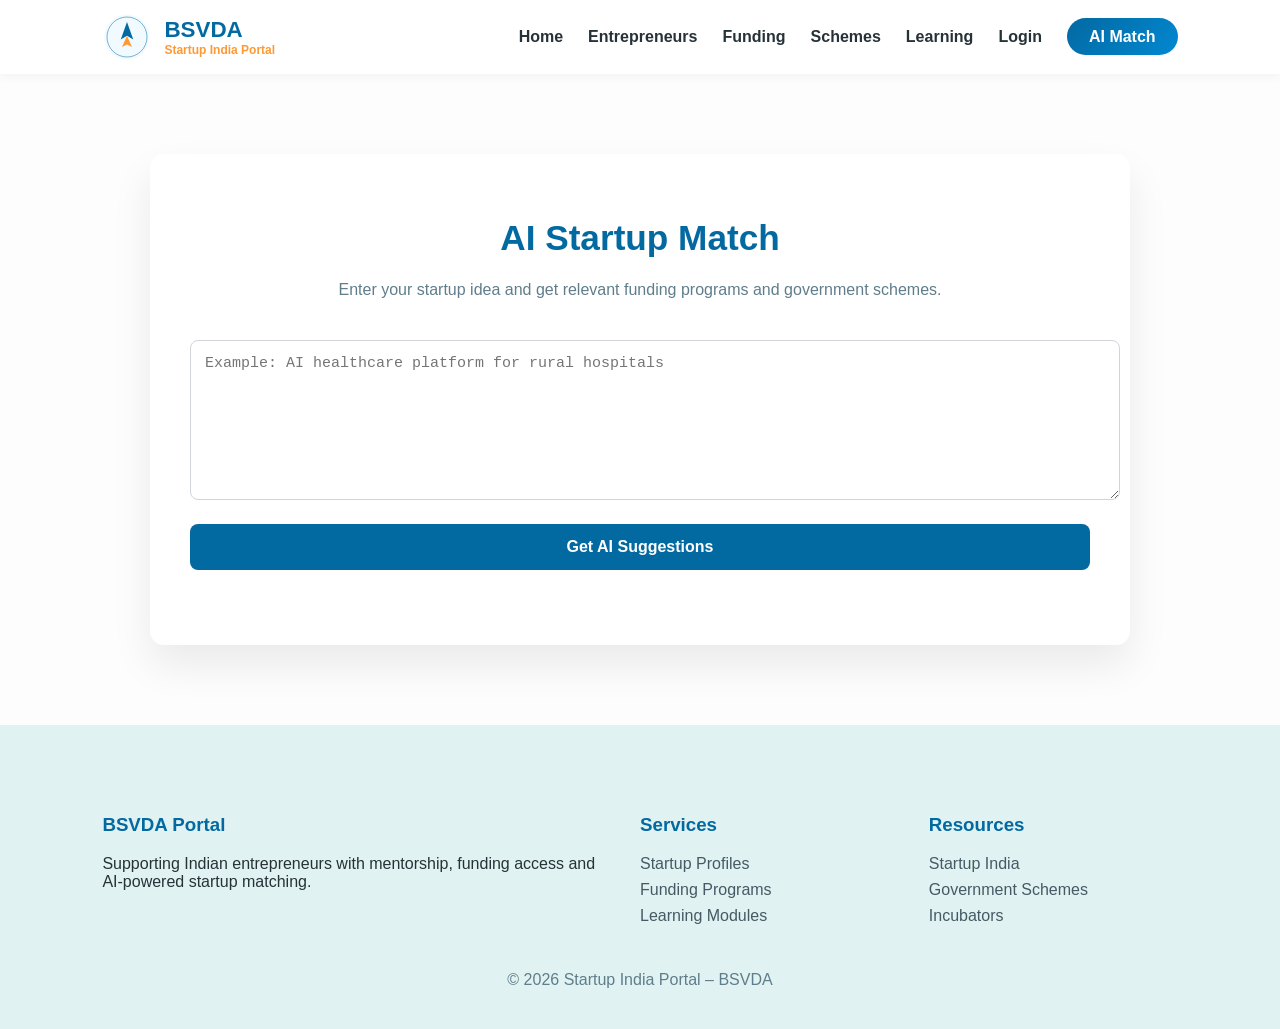
<file: templates/ai_match.html>
<!DOCTYPE html>
<html lang="en">
<head>
<meta charset="UTF-8">
<meta name="viewport" content="width=device-width, initial-scale=1.0">

<title>AI Startup Match | BSVDA</title>

<style>

:root{
--bg-clean:#fdfdfd;
--bg-accent:#e3f2fd;
--primary-blue:#0369A1;
--accent-orange:#ff9933;
--text-main:#263238;
--text-subtle:#607d8b;
--footer-bg:#e0f2f1;
}

body{
margin:0;
font-family:Poppins,Arial,sans-serif;
background:var(--bg-clean);
color:var(--text-main);
}

/* NAVBAR */

nav{
display:flex;
justify-content:space-between;
align-items:center;
padding:12px 8%;
background:white;
box-shadow:0 2px 10px rgba(0,0,0,0.05);
}

.logo-wrapper{
display:flex;
align-items:center;
gap:12px;
text-decoration:none;
}

.bsvda-logo-svg{
height:50px;
}

.logo-text-group{
display:flex;
flex-direction:column;
}

.brand-name{
font-size:1.4rem;
font-weight:800;
color:var(--primary-blue);
}

.brand-sub{
font-size:0.75rem;
color:var(--accent-orange);
font-weight:600;
}

.nav-links{
list-style:none;
display:flex;
gap:25px;
margin:0;
}

.nav-links a{
text-decoration:none;
font-weight:600;
color:var(--text-main);
}

.nav-links a:hover{
color:var(--primary-blue);
}

.ai-match-btn{
background:linear-gradient(135deg,#0369A1,#0288d1);
color:white!important;
padding:10px 22px;
border-radius:30px;
}


/* AI MATCH SECTION */

.container{
max-width:900px;
margin:80px auto;
background:white;
padding:40px;
border-radius:14px;
box-shadow:0 20px 40px rgba(0,0,0,0.08);
}

.container h1{
text-align:center;
color:var(--primary-blue);
font-size:2.2rem;
}

.container p{
text-align:center;
color:var(--text-subtle);
margin-top:10px;
}

/* INPUT */

textarea{
width:100%;
height:130px;
margin-top:25px;
padding:14px;
border-radius:8px;
border:1px solid #d1d5db;
font-size:15px;
}

/* BUTTON */

button{
width:100%;
margin-top:20px;
padding:14px;
background:var(--primary-blue);
color:white;
border:none;
border-radius:8px;
font-size:16px;
font-weight:700;
cursor:pointer;
transition:0.3s;
}

button:hover{
background:#025b87;
}

/* RESULT */

.result{
display:grid;
grid-template-columns:1fr 1fr;
gap:20px;
margin-top:35px;
}

.card{
background:var(--bg-accent);
padding:20px;
border-radius:10px;
border-left:5px solid var(--accent-orange);
box-shadow:0 8px 15px rgba(0,0,0,0.08);
}

.card h3{
margin:0;
color:var(--primary-blue);
}

.card p{
margin-top:8px;
font-size:14px;
color:var(--text-subtle);
}

/* FOOTER */

footer{
background:var(--footer-bg);
padding:70px 8% 40px;
margin-top:80px;
}

.footer-grid{
display:grid;
grid-template-columns:2fr 1fr 1fr;
gap:40px;
}

.footer-grid h3{
color:var(--primary-blue);
}

.footer-grid ul{
list-style:none;
padding:0;
}

.footer-grid li{
margin:8px 0;
color:#455a64;
}

.copyright{
text-align:center;
margin-top:30px;
color:var(--text-subtle);
}

</style>
</head>

<body>

<!-- NAVBAR -->

<nav>

<a href="/" class="logo-wrapper">

<svg class="bsvda-logo-svg" viewBox="0 0 200 200">
<circle cx="100" cy="100" r="90" fill="#f0faff"/>
<circle cx="100" cy="100" r="80" fill="none" stroke="#0369A1" stroke-width="2"/>
<path d="M100 40 L125 110 L100 95 L75 110 Z" fill="#0369A1"/>
<path d="M100 95 L120 140 L100 130 L80 140 Z" fill="#FF9933"/>
</svg>

<div class="logo-text-group">
<div class="brand-name">BSVDA</div>
<div class="brand-sub">Startup India Portal</div>
</div>

</a>

<ul class="nav-links">
<li><a href="/">Home</a></li>
<li><a href="/entrepreneurs">Entrepreneurs</a></li>
<li><a href="/funding">Funding</a></li>
<li><a href="/schemes">Schemes</a></li>
<li><a href="/learning">Learning</a></li>
<li><a href="/login">Login</a></li>
<li><a href="/ai-match" class="ai-match-btn">AI Match</a></li>
</ul>

</nav>

<!-- AI MATCH -->

<div class="container">

<h1>AI Startup Match</h1>

<p>Enter your startup idea and get relevant funding programs and government schemes.</p>

<form id="ai-form">
<textarea id="idea" placeholder="Example: AI healthcare platform for rural hospitals"></textarea>
<button type="submit">Get AI Suggestions</button>
</form>

<div class="result" id="result"></div>

</div>

<!-- FOOTER -->

<footer>

<div class="footer-grid">

<div>
<h3>BSVDA Portal</h3>
<p>Supporting Indian entrepreneurs with mentorship, funding access and AI-powered startup matching.</p>
</div>

<div>
<h3>Services</h3>
<ul>
<li>Startup Profiles</li>
<li>Funding Programs</li>
<li>Learning Modules</li>
</ul>
</div>

<div>
<h3>Resources</h3>
<ul>
<li>Startup India</li>
<li>Government Schemes</li>
<li>Incubators</li>
</ul>
</div>

</div>

<div class="copyright">
© 2026 Startup India Portal – BSVDA
</div>

</footer>

<script>

const form=document.getElementById("ai-form");
const result=document.getElementById("result");

form.addEventListener("submit",function(e){

e.preventDefault();

const idea=document.getElementById("idea").value.toLowerCase();
result.innerHTML="";

let suggestions=[];

/* AGRITECH */

if(idea.includes("farm")||idea.includes("agriculture")||idea.includes("farmer")||idea.includes("crop")||idea.includes("drone")){

suggestions=[
{name:"Agri Udaan Scheme",benefit:"Supports agriculture startups with mentorship and funding."},
{name:"RKVY Innovation Fund",benefit:"Provides grants for innovative agri-technology solutions."},
{name:"Agritech Incubation Program",benefit:"Helps startups develop prototypes and pilot projects."},
{name:"Startup India Seed Fund",benefit:"Early stage funding to build and launch your startup."}
];

}

/* HEALTH */

else if(idea.includes("health")||idea.includes("doctor")||idea.includes("hospital")){

suggestions=[
{name:"Digital Health Mission",benefit:"Supports digital healthcare innovations in India."},
{name:"Biotechnology Ignition Grant",benefit:"Funding for biotech and medical startups."},
{name:"Startup India Seed Fund",benefit:"Early stage capital for product development."},
{name:"Atal Innovation Mission",benefit:"Mentorship and incubation for innovative startups."}
];

}

/* TECH */

else{

suggestions=[
{name:"Startup India Seed Fund",benefit:"Funding support for early stage startups."},
{name:"Atal Innovation Mission",benefit:"Government innovation and incubation support."},
{name:"Technology Incubation Program",benefit:"Access to mentors, labs and technical guidance."},
{name:"State Startup Policy Funding",benefit:"Financial incentives from state governments."}
];

}

suggestions.forEach(function(item){

const card=document.createElement("div");
card.className="card";

card.innerHTML=`
<h3>${item.name}</h3>
<p>${item.benefit}</p>
`;

result.appendChild(card);

});

});

</script>

</body>
</html>
</file>
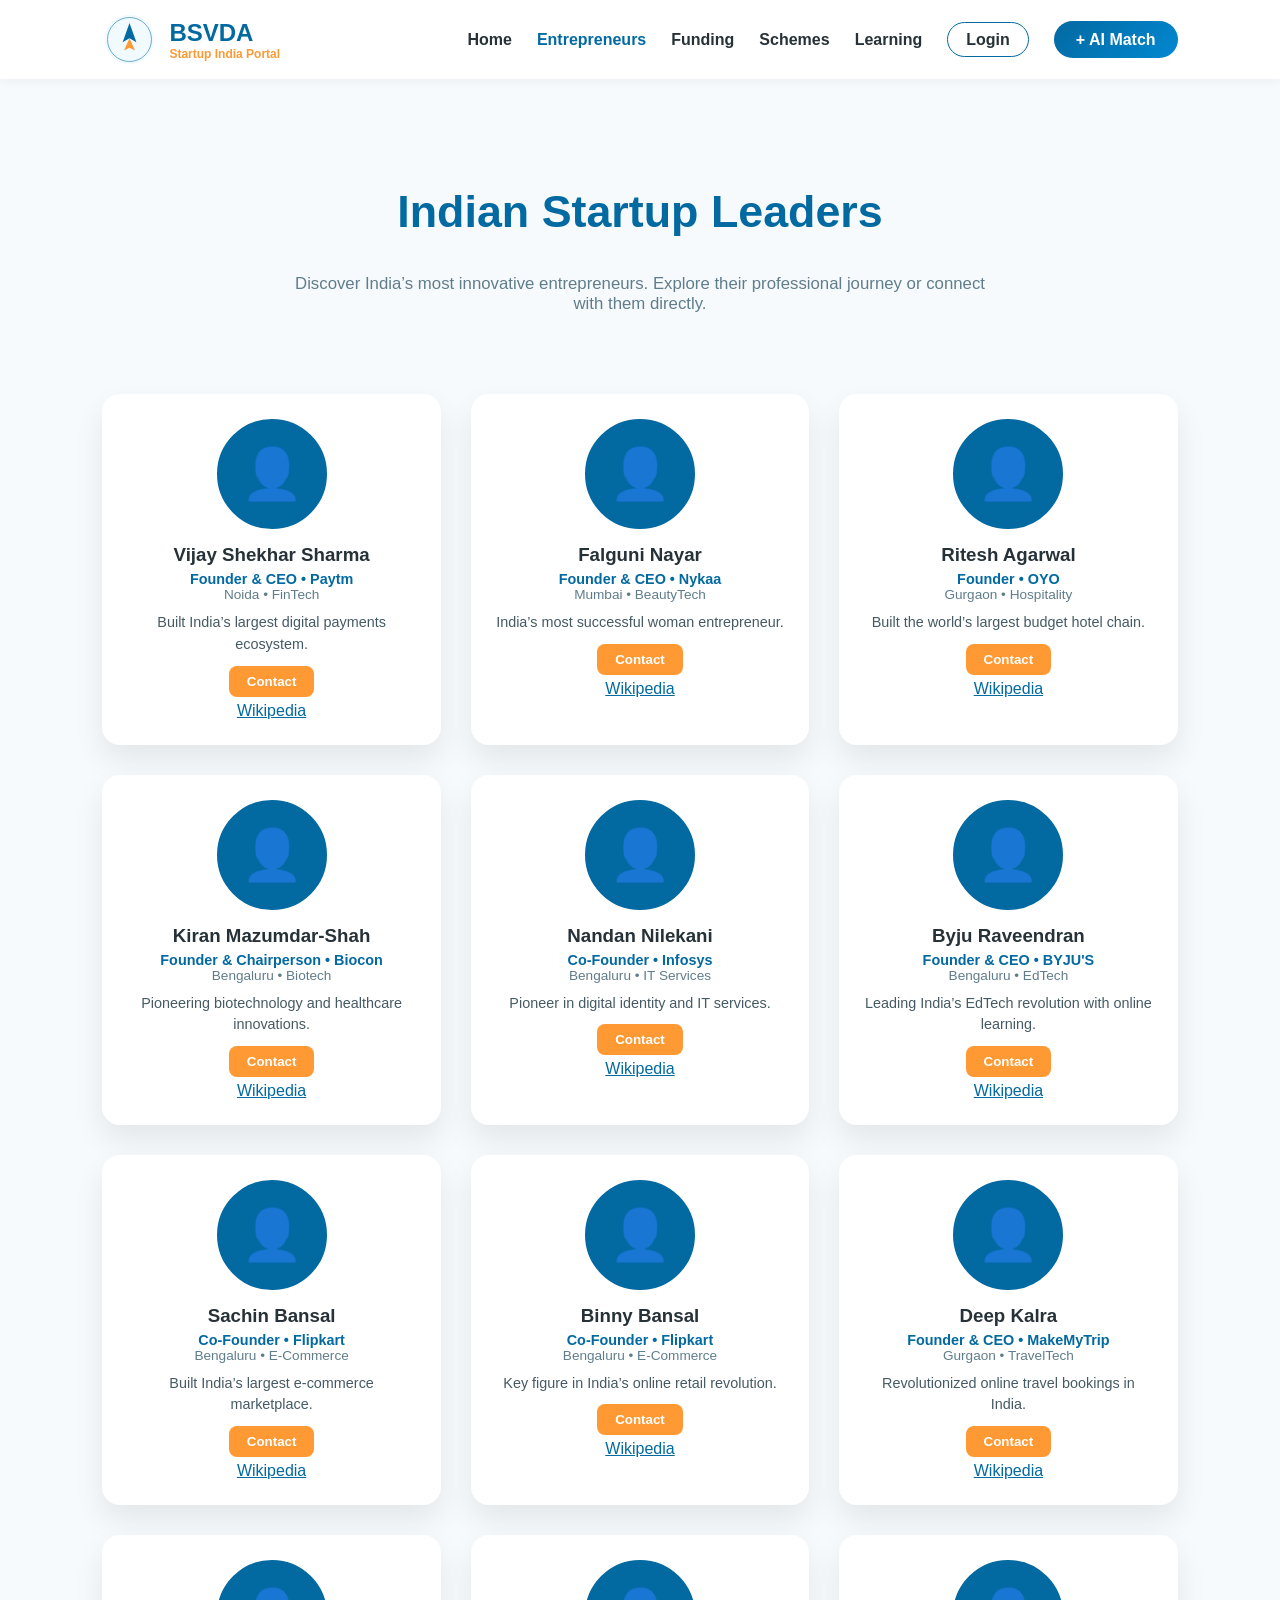
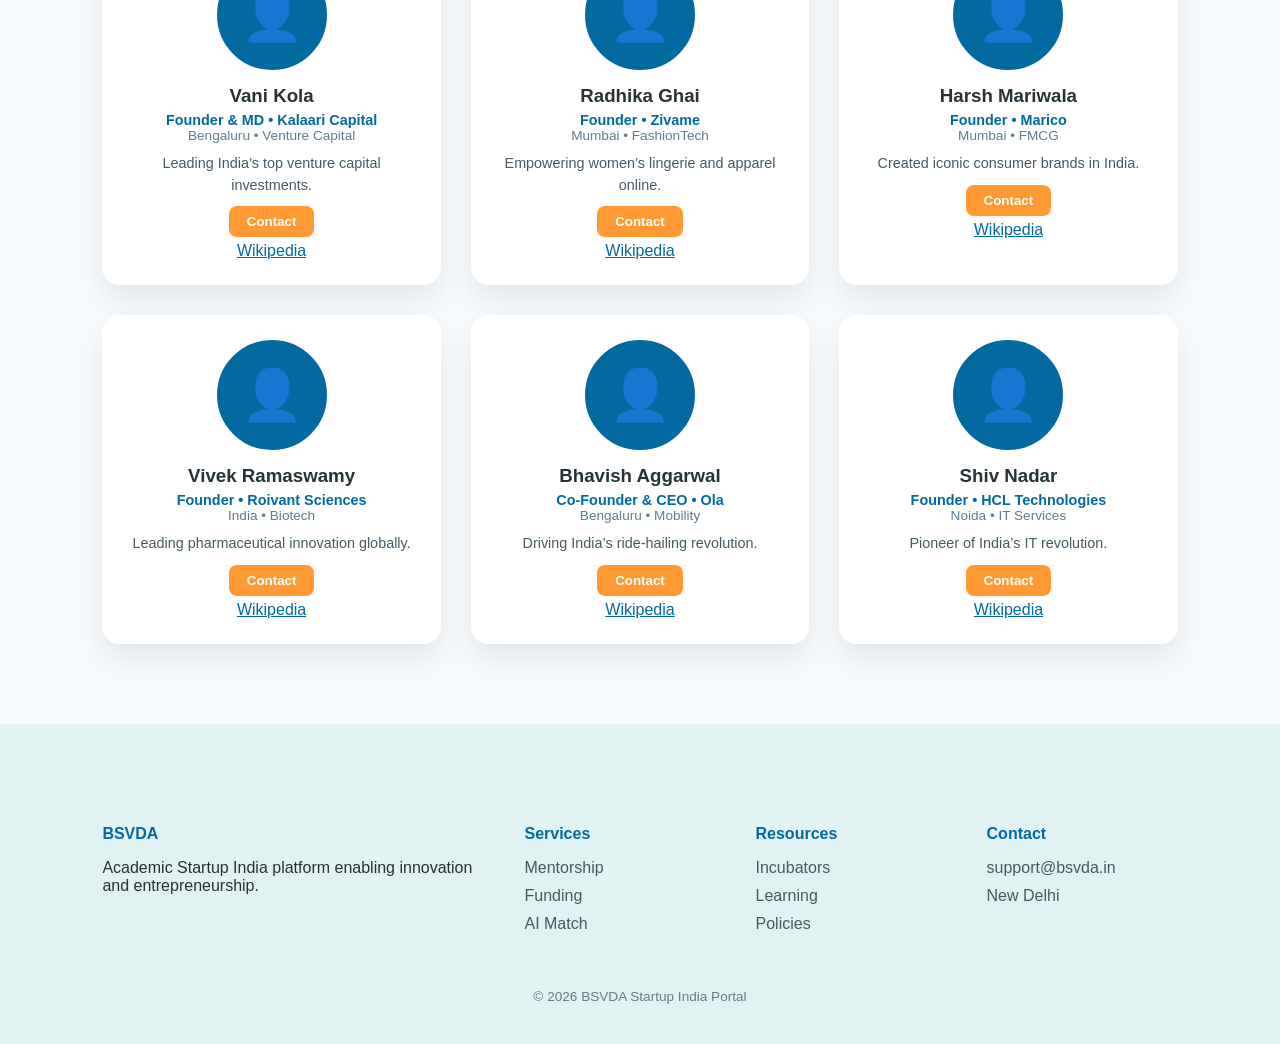
<file: templates/entrepreneurs.html>
<!DOCTYPE html>
<html lang="en">
<head>
<meta charset="UTF-8">
<meta name="viewport" content="width=device-width, initial-scale=1.0">
<title>Entrepreneurs | BSVDA Startup India Portal</title>

<style>
:root{
    --primary-blue:#0369A1;
    --accent-orange:#FF9933;
    --bg:#f7fafc;
    --card-bg:#ffffff;
    --text-main:#263238;
    --text-sub:#607d8b;
    --shadow:0 15px 30px rgba(0,0,0,0.08);
}

*{box-sizing:border-box}

body{
    margin:0;
    font-family:Poppins,Arial,sans-serif;
    background:var(--bg);
    color:var(--text-main);
}

/* NAVBAR */
nav{
    display:flex;
    justify-content:space-between;
    align-items:center;
    padding:12px 8%;
    background:#fff;
    box-shadow:0 2px 10px rgba(0,0,0,0.05);
    position:sticky;
    top:0;
    z-index:1000;
}

.logo-wrapper{
    display:flex;
    align-items:center;
    gap:12px;
    text-decoration:none;
}

.bsvda-logo-svg{height:55px}

.logo-text-group{display:flex;flex-direction:column}
.brand-name{font-size:1.5rem;font-weight:800;color:var(--primary-blue)}
.brand-sub{font-size:0.75rem;color:var(--accent-orange);font-weight:600}

.nav-links{
    list-style:none;
    display:flex;
    gap:25px;
    align-items:center;
    margin:0;
}
.nav-links a{
    text-decoration:none;
    font-weight:600;
    color:var(--text-main);
}
.nav-links a:hover,
.nav-links a.active{color:var(--primary-blue)}

.login-link{
    padding:8px 18px;
    border:1.8px solid var(--primary-blue);
    border-radius:22px;
    color:var(--primary-blue);
}

.ai-match-btn{
    background:linear-gradient(135deg,#0369A1,#0288d1);
    color:white!important;
    padding:10px 22px;
    border-radius:30px;
}

/* PAGE HEADER */
.page-header{
    padding:70px 8% 40px;
    text-align:center;
}
.page-header h1{
    font-size:2.8rem;
    color:var(--primary-blue);
}
.page-header p{
    max-width:700px;
    font-size:1.05rem;
    color:var(--text-sub);
    margin:10px auto 0;
}

/* CARD GRID */
.grid{
    display:grid;
    grid-template-columns:repeat(3,1fr);
    gap:30px;
    padding:40px 8% 80px;
}

.card{
    background:var(--card-bg);
    border-radius:18px;
    box-shadow:var(--shadow);
    padding:25px;
    text-align:center;
    transition:0.3s;
}
.card:hover{
    transform:translateY(-8px);
}

.profile-img{
    width:110px;
    height:110px;
    border-radius:50%;
    background:#0369A1;
    display:flex;
    align-items:center;
    justify-content:center;
    font-size:50px;
    color:white;
    margin:0 auto 15px auto;
    border:4px solid var(--primary-blue);
}

.card h3{
    margin:10px 0 5px;
}
.role{
    font-size:0.9rem;
    font-weight:600;
    color:var(--primary-blue);
}
.location{
    font-size:0.85rem;
    color:var(--text-sub);
    margin-bottom:10px;
}
.desc{
    font-size:0.9rem;
    color:#455a64;
    line-height:1.5;
}

.contact-btn{
    background:var(--accent-orange);
    color:white;
    padding:8px 18px;
    margin-top:10px;
    border:none;
    border-radius:8px;
    font-weight:600;
    cursor:pointer;
    transition:0.3s;
}
.contact-btn:hover{
    background:#e67e00;
}

/* Footer */
footer{
    background:#e0f2f1;
    padding:80px 8% 40px;
}
.footer-grid{
    display:grid;
    grid-template-columns:2fr 1fr 1fr 1fr;
    gap:40px;
}
.footer-col h4{
    color:var(--primary-blue);
    margin-bottom:15px;
}
.footer-col ul{list-style:none;padding:0}
.footer-col li{margin-bottom:10px;color:#455a64}

.copyright{
    text-align:center;
    margin-top:40px;
    font-size:0.85rem;
    color:#607d8b;
}
</style>
</head>

<body>

<!-- NAVBAR -->
<nav>
<a href="/" class="logo-wrapper">
<svg class="bsvda-logo-svg" viewBox="0 0 200 200">
<circle cx="100" cy="100" r="90" fill="#f0faff"/>
<circle cx="100" cy="100" r="80" fill="none" stroke="#0369A1" stroke-width="2"/>
<path d="M100 40 L125 110 L100 95 L75 110 Z" fill="#0369A1"/>
<path d="M100 95 L120 140 L100 130 L80 140 Z" fill="#FF9933"/>
</svg>
<div class="logo-text-group">
<div class="brand-name">BSVDA</div>
<div class="brand-sub">Startup India Portal</div>
</div>
</a>

<ul class="nav-links">
<li><a href="/" >Home</a></li>
<li><a href="/entrepreneurs" class="active">Entrepreneurs</a></li>
<li><a href="/funding">Funding</a></li>
<li><a href="/schemes">Schemes</a></li>
<li><a href="/learning">Learning</a></li>
<li><a href="/login" class="login-link">Login</a></li>
<li><a href="/ai-match" class="ai-match-btn">+ AI Match</a></li>
</ul>
</nav>

<!-- HEADER -->
<section class="page-header">
<h1>Indian Startup Leaders</h1>
<p>Discover India’s most innovative entrepreneurs. Explore their professional journey or connect with them directly.</p>
</section>

<!-- CARDS -->
<section class="grid">

<!-- Card 1 -->
<div class="card">
<div class="profile-img">👤</div>
<h3>Vijay Shekhar Sharma</h3>
<div class="role">Founder & CEO • Paytm</div>
<div class="location">Noida • FinTech</div>
<div class="desc">Built India’s largest digital payments ecosystem.</div>
<button class="contact-btn" onclick="window.open('https://www.linkedin.com/in/vijayshekhar/','_blank')">Contact</button>
<a href="https://en.wikipedia.org/wiki/Vijay_Shekhar_Sharma" target="_blank" style="display:block;margin-top:5px;color:#0369A1;">Wikipedia</a>
</div>

<!-- Card 2 -->
<div class="card">
<div class="profile-img">👤</div>
<h3>Falguni Nayar</h3>
<div class="role">Founder & CEO • Nykaa</div>
<div class="location">Mumbai • BeautyTech</div>
<div class="desc">India’s most successful woman entrepreneur.</div>
<button class="contact-btn" onclick="window.open('https://www.linkedin.com/in/falguni-nayar-4b60a31a/','_blank')">Contact</button>
<a href="https://en.wikipedia.org/wiki/Falguni_Nayar" target="_blank" style="display:block;margin-top:5px;color:#0369A1;">Wikipedia</a>
</div>

<!-- Card 3 -->
<div class="card">
<div class="profile-img">👤</div>
<h3>Ritesh Agarwal</h3>
<div class="role">Founder • OYO</div>
<div class="location">Gurgaon • Hospitality</div>
<div class="desc">Built the world’s largest budget hotel chain.</div>
<button class="contact-btn" onclick="window.open('https://www.linkedin.com/in/riteshagarwal/','_blank')">Contact</button>
<a href="https://en.wikipedia.org/wiki/Ritesh_Agarwal" target="_blank" style="display:block;margin-top:5px;color:#0369A1;">Wikipedia</a>
</div>

<!-- Card 4 -->
<div class="card">
<div class="profile-img">👤</div>
<h3>Kiran Mazumdar-Shah</h3>
<div class="role">Founder & Chairperson • Biocon</div>
<div class="location">Bengaluru • Biotech</div>
<div class="desc">Pioneering biotechnology and healthcare innovations.</div>
<button class="contact-btn" onclick="window.open('https://www.linkedin.com/in/kiran-mazumdar-shah-6b69a4a/','_blank')">Contact</button>
<a href="https://en.wikipedia.org/wiki/Kiran_Mazumdar_Shah" target="_blank" style="display:block;margin-top:5px;color:#0369A1;">Wikipedia</a>
</div>

<!-- Card 5 -->
<div class="card">
<div class="profile-img">👤</div>
<h3>Nandan Nilekani</h3>
<div class="role">Co-Founder • Infosys</div>
<div class="location">Bengaluru • IT Services</div>
<div class="desc">Pioneer in digital identity and IT services.</div>
<button class="contact-btn" onclick="window.open('https://www.linkedin.com/in/nandan-nilekani-8a51a1a/','_blank')">Contact</button>
<a href="https://en.wikipedia.org/wiki/Nandan_Nilekani" target="_blank" style="display:block;margin-top:5px;color:#0369A1;">Wikipedia</a>
</div>

<!-- Card 6 -->
<div class="card">
<div class="profile-img">👤</div>
<h3>Byju Raveendran</h3>
<div class="role">Founder & CEO • BYJU'S</div>
<div class="location">Bengaluru • EdTech</div>
<div class="desc">Leading India’s EdTech revolution with online learning.</div>
<button class="contact-btn" onclick="window.open('https://www.linkedin.com/in/byju-raveendran-7a5b2a1/','_blank')">Contact</button>
<a href="https://en.wikipedia.org/wiki/Byju_Raveendran" target="_blank" style="display:block;margin-top:5px;color:#0369A1;">Wikipedia</a>
</div>

<!-- Card 7 -->
<div class="card">
<div class="profile-img">👤</div>
<h3>Sachin Bansal</h3>
<div class="role">Co-Founder • Flipkart</div>
<div class="location">Bengaluru • E-Commerce</div>
<div class="desc">Built India’s largest e-commerce marketplace.</div>
<button class="contact-btn" onclick="window.open('https://www.linkedin.com/in/sachin-bansal-7b44b1a/','_blank')">Contact</button>
<a href="https://en.wikipedia.org/wiki/Sachin_Bansal" target="_blank" style="display:block;margin-top:5px;color:#0369A1;">Wikipedia</a>
</div>

<!-- Card 8 -->
<div class="card">
<div class="profile-img">👤</div>
<h3>Binny Bansal</h3>
<div class="role">Co-Founder • Flipkart</div>
<div class="location">Bengaluru • E-Commerce</div>
<div class="desc">Key figure in India’s online retail revolution.</div>
<button class="contact-btn" onclick="window.open('https://www.linkedin.com/in/binnybansal/','_blank')">Contact</button>
<a href="https://en.wikipedia.org/wiki/Binny_Bansal" target="_blank" style="display:block;margin-top:5px;color:#0369A1;">Wikipedia</a>
</div>

<!-- Card 9 -->
<div class="card">
<div class="profile-img">👤</div>
<h3>Deep Kalra</h3>
<div class="role">Founder & CEO • MakeMyTrip</div>
<div class="location">Gurgaon • TravelTech</div>
<div class="desc">Revolutionized online travel bookings in India.</div>
<button class="contact-btn" onclick="window.open('https://www.linkedin.com/in/deepkalra/','_blank')">Contact</button>
<a href="https://en.wikipedia.org/wiki/Deep_Kalra" target="_blank" style="display:block;margin-top:5px;color:#0369A1;">Wikipedia</a>
</div>

<!-- Card 10 -->
<div class="card">
<div class="profile-img">👤</div>
<h3>Vani Kola</h3>
<div class="role">Founder & MD • Kalaari Capital</div>
<div class="location">Bengaluru • Venture Capital</div>
<div class="desc">Leading India’s top venture capital investments.</div>
<button class="contact-btn" onclick="window.open('https://www.linkedin.com/in/vanikola/','_blank')">Contact</button>
<a href="https://en.wikipedia.org/wiki/Vani_Kola" target="_blank" style="display:block;margin-top:5px;color:#0369A1;">Wikipedia</a>
</div>

<!-- Card 11 -->
<div class="card">
<div class="profile-img">👤</div>
<h3>Radhika Ghai</h3>
<div class="role">Founder • Zivame</div>
<div class="location">Mumbai • FashionTech</div>
<div class="desc">Empowering women’s lingerie and apparel online.</div>
<button class="contact-btn" onclick="window.open('https://www.linkedin.com/in/radhikaghai/','_blank')">Contact</button>
<a href="https://en.wikipedia.org/wiki/Zivame" target="_blank" style="display:block;margin-top:5px;color:#0369A1;">Wikipedia</a>
</div>

<!-- Card 12 -->
<div class="card">
<div class="profile-img">👤</div>
<h3>Harsh Mariwala</h3>
<div class="role">Founder • Marico</div>
<div class="location">Mumbai • FMCG</div>
<div class="desc">Created iconic consumer brands in India.</div>
<button class="contact-btn" onclick="window.open('https://www.linkedin.com/in/harshmariwala/','_blank')">Contact</button>
<a href="https://en.wikipedia.org/wiki/Harsh_Mariwala" target="_blank" style="display:block;margin-top:5px;color:#0369A1;">Wikipedia</a>
</div>

<!-- Card 13 -->
<div class="card">
<div class="profile-img">👤</div>
<h3>Vivek Ramaswamy</h3>
<div class="role">Founder • Roivant Sciences</div>
<div class="location">India • Biotech</div>
<div class="desc">Leading pharmaceutical innovation globally.</div>
<button class="contact-btn" onclick="window.open('https://www.linkedin.com/in/vivek-ramaswamy-5a9471a/','_blank')">Contact</button>
<a href="https://en.wikipedia.org/wiki/Vivek_Ramaswamy" target="_blank" style="display:block;margin-top:5px;color:#0369A1;">Wikipedia</a>
</div>

<!-- Card 14 -->
<div class="card">
<div class="profile-img">👤</div>
<h3>Bhavish Aggarwal</h3>
<div class="role">Co-Founder & CEO • Ola</div>
<div class="location">Bengaluru • Mobility</div>
<div class="desc">Driving India’s ride-hailing revolution.</div>
<button class="contact-btn" onclick="window.open('https://www.linkedin.com/in/bhavishaggarwal/','_blank')">Contact</button>
<a href="https://en.wikipedia.org/wiki/Bhavish_Aggarwal" target="_blank" style="display:block;margin-top:5px;color:#0369A1;">Wikipedia</a>
</div>

<!-- Card 15 -->
<div class="card">
<div class="profile-img">👤</div>
<h3>Shiv Nadar</h3>
<div class="role">Founder • HCL Technologies</div>
<div class="location">Noida • IT Services</div>
<div class="desc">Pioneer of India’s IT revolution.</div>
<button class="contact-btn" onclick="window.open('https://www.linkedin.com/in/shiv-nadar-1b1a7a1/','_blank')">Contact</button>
<a href="https://en.wikipedia.org/wiki/Shiv_Nadar" target="_blank" style="display:block;margin-top:5px;color:#0369A1;">Wikipedia</a>
</div>

</section>

<!-- FOOTER -->
<footer>
<div class="footer-grid">
<div class="footer-col">
<h4>BSVDA</h4>
<p>Academic Startup India platform enabling innovation and entrepreneurship.</p>
</div>
<div class="footer-col">
<h4>Services</h4>
<ul>
<li>Mentorship</li>
<li>Funding</li>
<li>AI Match</li>
</ul>
</div>
<div class="footer-col">
<h4>Resources</h4>
<ul>
<li>Incubators</li>
<li>Learning</li>
<li>Policies</li>
</ul>
</div>
<div class="footer-col">
<h4>Contact</h4>
<ul>
<li>support@bsvda.in</li>
<li>New Delhi</li>
</ul>
</div>
</div>

<div class="copyright">
© 2026 BSVDA Startup India Portal
</div>
</footer>

</body>
</html>
</file>
